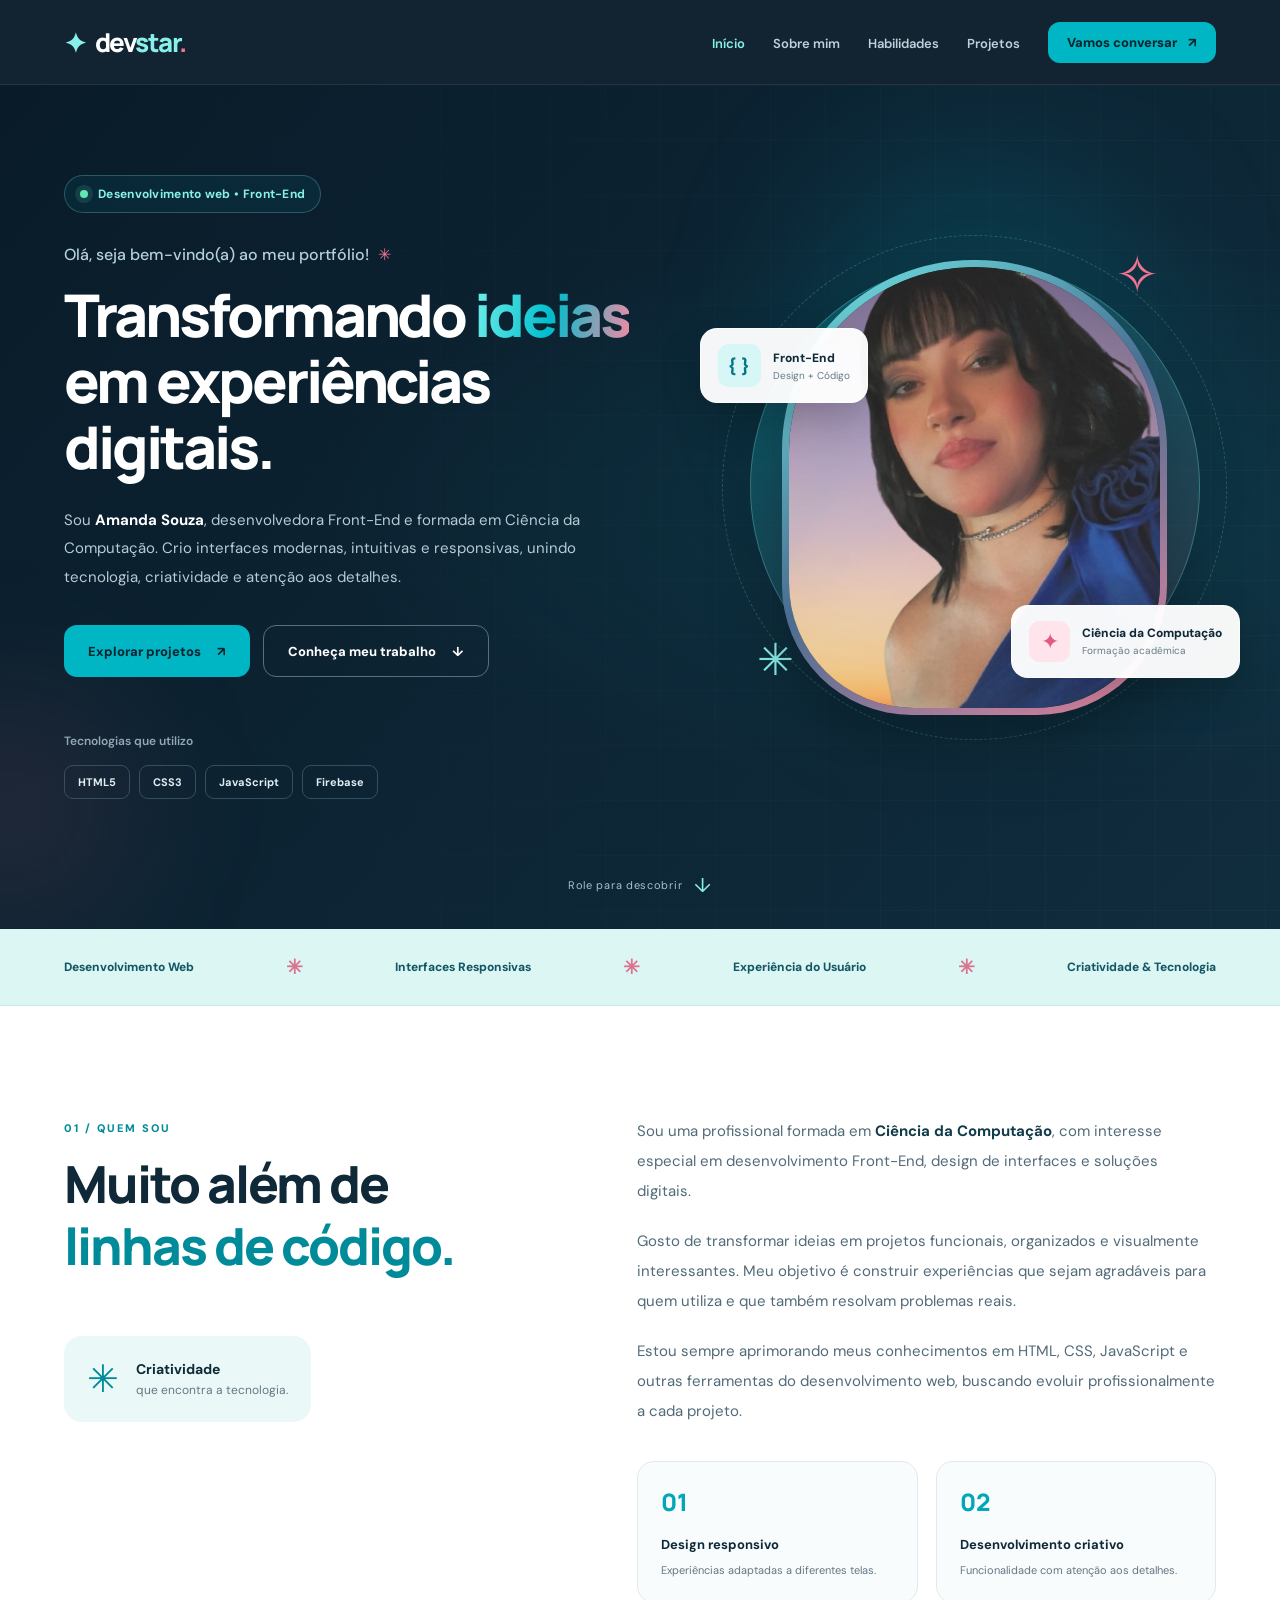
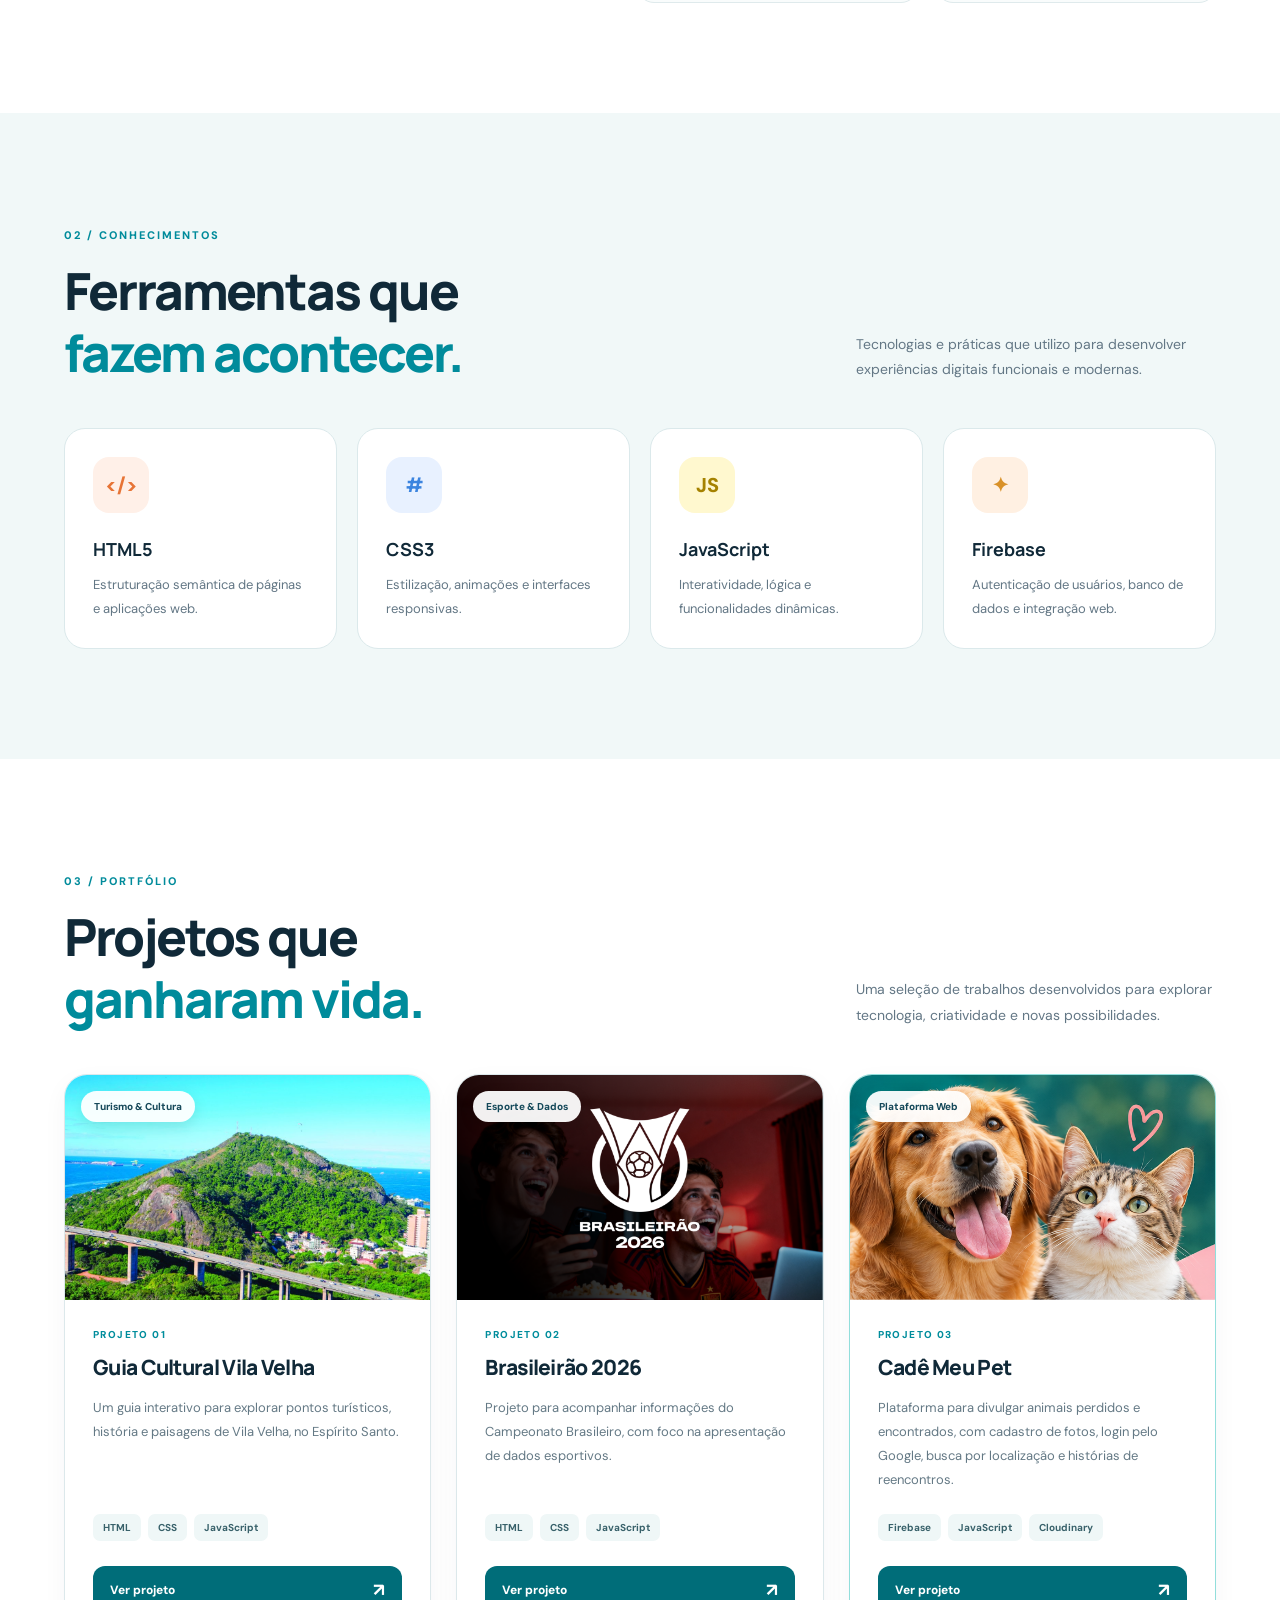
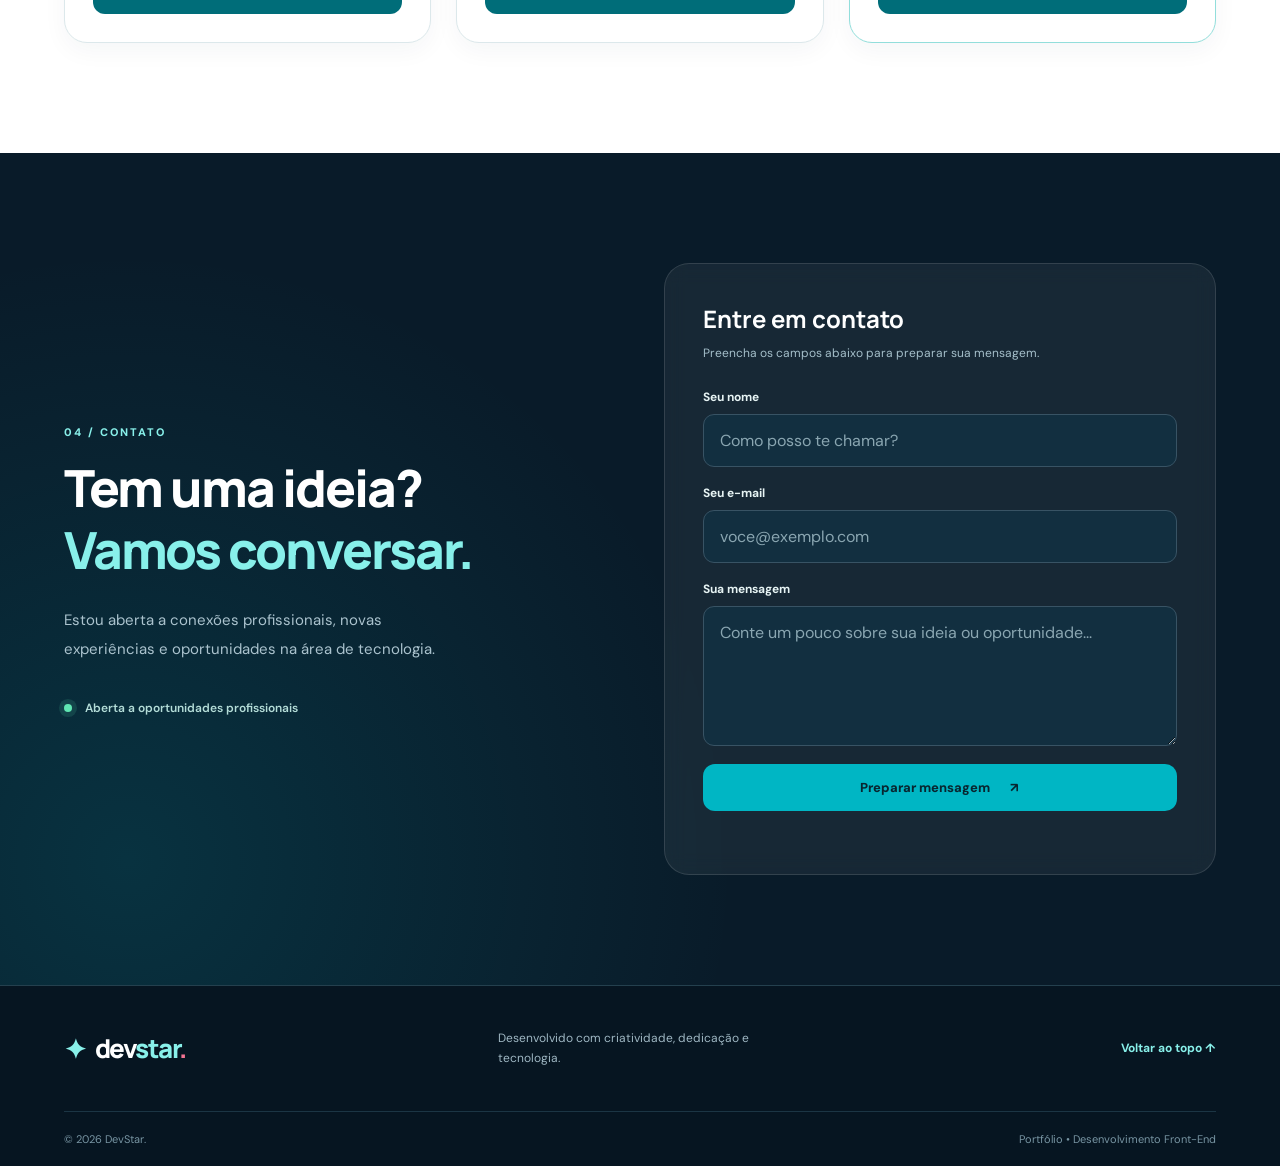
<file: index.html>
<!DOCTYPE html>
<html lang="pt-BR">

<head>
  <meta charset="UTF-8">
  <meta name="viewport" content="width=device-width, initial-scale=1.0">
  <meta name="theme-color" content="#091b29">

  <meta
    name="description"
    content="Portfólio de Amanda Souza, desenvolvedora Front-End formada em Ciência da Computação. Projetos web, interfaces responsivas e tecnologia."
  >

  <title>DevStar | Portfólio de Amanda Souza</title>

  <link rel="stylesheet" href="styles.css?v=2">

  <link rel="preconnect" href="https://fonts.googleapis.com">
  <link rel="preconnect" href="https://fonts.gstatic.com" crossorigin>

  <link
    href="https://fonts.googleapis.com/css2?family=DM+Sans:wght@400;500;600;700;800&family=Manrope:wght@400;500;600;700;800&display=swap"
    rel="stylesheet"
  >

  <style>
    html {
      max-width: 100%;
      scroll-behavior: smooth;
    }

    body {
      max-width: 100%;
      margin: 0;
      overflow-x: clip;
    }

    img {
      max-width: 100%;
    }

    @media (max-width: 768px) {
      .hero,
      .secao,
      .faixa-competencias,
      .rodape {
        max-width: 100%;
      }

      .hero-grid,
      .sobre-grid,
      .contato-grid {
        min-width: 0;
      }

      .hero-conteudo,
      .hero-visual,
      .sobre-intro,
      .sobre-texto,
      .contato-conteudo,
      .contato-formulario-caixa {
        min-width: 0;
      }
    }
  </style>
</head>

<body>

  <!-- NAVEGAÇÃO -->
  <header class="cabecalho-site">

    <nav class="navegacao container" aria-label="Menu principal">

      <a class="logo" href="#inicio" aria-label="DevStar - Início">
        <span class="logo-icone">✦</span>
        <span>
          dev<span class="logo-destaque">star</span><span class="logo-ponto">.</span>
        </span>
      </a>

      <button
        class="menu-toggle"
        id="menu-toggle"
        type="button"
        aria-label="Abrir menu"
        aria-expanded="false"
        aria-controls="menu"
      >
        <span></span>
        <span></span>
        <span></span>
      </button>

      <ul class="menu" id="menu">

        <li>
          <a href="#inicio" class="menu-link ativo">
            Início
          </a>
        </li>

        <li>
          <a href="#sobre" class="menu-link">
            Sobre mim
          </a>
        </li>

        <li>
          <a href="#habilidades" class="menu-link">
            Habilidades
          </a>
        </li>

        <li>
          <a href="#projetos" class="menu-link">
            Projetos
          </a>
        </li>

        <li>
          <a href="#contatos" class="menu-contato">
            Vamos conversar
            <span aria-hidden="true">↗</span>
          </a>
        </li>

      </ul>

    </nav>

  </header>

  <main>

    <!-- ENTRADA PRINCIPAL -->
    <section id="inicio" class="hero">

      <div class="hero-glow hero-glow-um"></div>
      <div class="hero-glow hero-glow-dois"></div>

      <div class="container hero-grid">

        <!-- TEXTO À ESQUERDA -->
        <div class="hero-conteudo">

          <div class="disponibilidade">
            <span class="disponibilidade-ponto"></span>
            Desenvolvimento web • Front-End
          </div>

          <p class="hero-apresentacao">
            Olá, seja bem-vindo(a) ao meu portfólio!
            <span aria-hidden="true">✳</span>
          </p>

          <h1>
            Transformando
            <span class="texto-gradiente">ideias</span>
            em experiências digitais.
          </h1>

          <p class="hero-descricao">
            Sou <strong>Amanda Souza</strong>, desenvolvedora
            Front-End e formada em Ciência da Computação.
            Crio interfaces modernas, intuitivas e responsivas,
            unindo tecnologia, criatividade e atenção aos detalhes.
          </p>

          <div class="hero-botoes">

            <a href="#projetos" class="botao botao-principal">
              Explorar projetos
              <span aria-hidden="true">↗</span>
            </a>

            <a href="#sobre" class="botao botao-secundario">
              Conheça meu trabalho
              <span aria-hidden="true">↓</span>
            </a>

          </div>

          <div class="hero-tecnologias">

            <span class="tecnologias-legenda">
              Tecnologias que utilizo
            </span>

            <div class="tecnologias-lista">
              <span>HTML5</span>
              <span>CSS3</span>
              <span>JavaScript</span>
              <span>Firebase</span>
            </div>

          </div>

        </div>

        <!-- FOTOGRAFIA À DIREITA -->
        <div class="hero-visual">

          <div class="visual-circulo visual-circulo-um"></div>
          <div class="visual-circulo visual-circulo-dois"></div>

          <div class="foto-composicao">

            <div class="foto-contorno">

              <img
                src="img/euu.jpg"
                alt="Fotografia de Amanda Souza"
                class="foto-perfil"
                fetchpriority="high"
              >

            </div>

            <div class="foto-decoracao">
              <span>✧</span>
            </div>

          </div>

          <div class="cartao-flutuante cartao-codigo">

            <span class="cartao-simbolo">{ }</span>

            <div>
              <strong>Front-End</strong>
              <small>Design + Código</small>
            </div>

          </div>

          <div class="cartao-flutuante cartao-formacao">

            <span class="cartao-formacao-icone">✦</span>

            <div>
              <strong>Ciência da Computação</strong>
              <small>Formação acadêmica</small>
            </div>

          </div>

          <div class="visual-brilho">✳</div>

        </div>

      </div>

      <a href="#sobre" class="indicador-rolagem">
        Role para descobrir
        <span aria-hidden="true">↓</span>
      </a>

    </section>

    <!-- FAIXA DE COMPETÊNCIAS -->
    <div class="faixa-competencias" aria-label="Áreas de atuação">

      <div class="faixa-conteudo container">

        <span>Desenvolvimento Web</span>
        <b>✳</b>

        <span>Interfaces Responsivas</span>
        <b>✳</b>

        <span>Experiência do Usuário</span>
        <b>✳</b>

        <span>Criatividade & Tecnologia</span>

      </div>

    </div>

    <!-- SOBRE MIM -->
    <section id="sobre" class="secao secao-sobre">

      <div class="container sobre-grid">

        <div class="sobre-intro">

          <span class="etiqueta-secao">
            01 / QUEM SOU
          </span>

          <h2 class="titulo-secao">
            Muito além de
            <span>linhas de código.</span>
          </h2>

          <div class="sobre-decoracao">

            <span class="decoracao-asterisco">✳</span>

            <div>
              <strong>Criatividade</strong>
              <small>que encontra a tecnologia.</small>
            </div>

          </div>

        </div>

        <div class="sobre-texto">

          <p>
            Sou uma profissional formada em
            <strong>Ciência da Computação</strong>, com
            interesse especial em desenvolvimento Front-End,
            design de interfaces e soluções digitais.
          </p>

          <p>
            Gosto de transformar ideias em projetos
            funcionais, organizados e visualmente
            interessantes. Meu objetivo é construir
            experiências que sejam agradáveis para quem
            utiliza e que também resolvam problemas reais.
          </p>

          <p>
            Estou sempre aprimorando meus conhecimentos
            em HTML, CSS, JavaScript e outras ferramentas
            do desenvolvimento web, buscando evoluir
            profissionalmente a cada projeto.
          </p>

          <div class="sobre-destaques">

            <div>
              <span class="sobre-destaque-numero">01</span>
              <strong>Design responsivo</strong>
              <small>Experiências adaptadas a diferentes telas.</small>
            </div>

            <div>
              <span class="sobre-destaque-numero">02</span>
              <strong>Desenvolvimento criativo</strong>
              <small>Funcionalidade com atenção aos detalhes.</small>
            </div>

          </div>

        </div>

      </div>

    </section>

    <!-- HABILIDADES -->
    <section id="habilidades" class="secao secao-habilidades">

      <div class="container">

        <div class="secao-cabecalho">

          <div>

            <span class="etiqueta-secao">
              02 / CONHECIMENTOS
            </span>

            <h2 class="titulo-secao">
              Ferramentas que
              <span>fazem acontecer.</span>
            </h2>

          </div>

          <p class="secao-apresentacao">
            Tecnologias e práticas que utilizo
            para desenvolver experiências
            digitais funcionais e modernas.
          </p>

        </div>

        <div class="habilidades-grid">

          <!-- HTML -->
          <article class="habilidade-card">

            <div class="habilidade-icone html-icone">
              &lt;/&gt;
            </div>

            <h3>HTML5</h3>

            <p>
              Estruturação semântica de páginas
              e aplicações web.
            </p>

          </article>

          <!-- CSS -->
          <article class="habilidade-card">

            <div class="habilidade-icone css-icone">
              #
            </div>

            <h3>CSS3</h3>

            <p>
              Estilização, animações e
              interfaces responsivas.
            </p>

          </article>

          <!-- JAVASCRIPT -->
          <article class="habilidade-card">

            <div class="habilidade-icone js-icone">
              JS
            </div>

            <h3>JavaScript</h3>

            <p>
              Interatividade, lógica e
              funcionalidades dinâmicas.
            </p>

          </article>

          <!-- FIREBASE -->
          <article class="habilidade-card">

            <div class="habilidade-icone firebase-icone">
              ✦
            </div>

            <h3>Firebase</h3>

            <p>
              Autenticação de usuários,
              banco de dados e integração web.
            </p>

          </article>

        </div>

      </div>

    </section>

    <!-- PROJETOS -->
    <section id="projetos" class="secao secao-projetos">

      <div class="container">

        <div class="secao-cabecalho">

          <div>

            <span class="etiqueta-secao">
              03 / PORTFÓLIO
            </span>

            <h2 class="titulo-secao">
              Projetos que
              <span>ganharam vida.</span>
            </h2>

          </div>

          <p class="secao-apresentacao">
            Uma seleção de trabalhos desenvolvidos
            para explorar tecnologia, criatividade
            e novas possibilidades.
          </p>

        </div>

        <div class="projetos-caixa">

          <!-- PROJETO 01 -->
          <article class="projetos-card">

            <div class="projeto-imagem-wrapper">

              <img
                src="img/morro-do-moreno.jpg"
                alt="Guia Cultural Vila Velha"
                class="projetos-imagem"
                loading="lazy"
              >

              <span class="projeto-categoria">
                Turismo & Cultura
              </span>

            </div>

            <div class="projeto-conteudo">

              <span class="projeto-numero">
                PROJETO 01
              </span>

              <h3 class="info-projetos">
                Guia Cultural Vila Velha
              </h3>

              <p class="paragrafo-projetos">
                Um guia interativo para explorar
                pontos turísticos, história e
                paisagens de Vila Velha, no
                Espírito Santo.
              </p>

              <div class="projeto-tags">
                <span>HTML</span>
                <span>CSS</span>
                <span>JavaScript</span>
              </div>

              <a
                href="guia.html"
                class="btn-projeto"
              >
                Ver projeto
                <span aria-hidden="true">↗</span>
              </a>

            </div>

          </article>

          <!-- PROJETO 02 -->
          <article class="projetos-card">

            <div class="projeto-imagem-wrapper">

              <img
                src="img/banner-brasileirao.jpg"
                alt="Brasileirão 2026"
                class="projetos-imagem"
                loading="lazy"
              >

              <span class="projeto-categoria">
                Esporte & Dados
              </span>

            </div>

            <div class="projeto-conteudo">

              <span class="projeto-numero">
                PROJETO 02
              </span>

              <h3 class="info-projetos">
                Brasileirão 2026
              </h3>

              <p class="paragrafo-projetos">
                Projeto para acompanhar
                informações do Campeonato Brasileiro,
                com foco na apresentação
                de dados esportivos.
              </p>

              <div class="projeto-tags">
                <span>HTML</span>
                <span>CSS</span>
                <span>JavaScript</span>
              </div>

              <a
                href="brasileirao.html"
                class="btn-projeto"
              >
                Ver projeto
                <span aria-hidden="true">↗</span>
              </a>

            </div>

          </article>

          <!-- PROJETO 03 -->
          <article class="projetos-card projeto-destaque">

            <div class="projeto-imagem-wrapper">

              <img
                src="img/cade-meu-pet-banner-original.png"
                alt="Cachorro e gato do projeto Cadê Meu Pet"
                class="projetos-imagem"
                loading="lazy"
              >

              <span class="projeto-categoria">
                Plataforma Web
              </span>

            </div>

            <div class="projeto-conteudo">

              <span class="projeto-numero">
                PROJETO 03
              </span>

              <h3 class="info-projetos">
                Cadê Meu Pet
              </h3>

              <p class="paragrafo-projetos">
                Plataforma para divulgar animais
                perdidos e encontrados, com
                cadastro de fotos, login pelo Google,
                busca por localização e histórias
                de reencontros.
              </p>

              <div class="projeto-tags">
                <span>Firebase</span>
                <span>JavaScript</span>
                <span>Cloudinary</span>
              </div>

              <a
                href="cade-meu-pet/index.html"
                class="btn-projeto"
              >
                Ver projeto
                <span aria-hidden="true">↗</span>
              </a>

            </div>

          </article>

        </div>

      </div>

    </section>

    <!-- CONTATO -->
    <section id="contatos" class="secao secao-contato">

      <div class="container contato-grid">

        <div class="contato-conteudo">

          <span class="etiqueta-secao">
            04 / CONTATO
          </span>

          <h2 class="titulo-secao">
            Tem uma ideia?
            <span>Vamos conversar.</span>
          </h2>

          <p>
            Estou aberta a conexões profissionais,
            novas experiências e oportunidades
            na área de tecnologia.
          </p>

          <div class="contato-disponibilidade">
            <span class="disponibilidade-ponto"></span>
            Aberta a oportunidades profissionais
          </div>

        </div>

        <div class="contato-formulario-caixa">

          <form id="formulario" class="formulario-contato">

            <h3>Entre em contato</h3>

            <p>
              Preencha os campos abaixo para preparar
              sua mensagem.
            </p>

            <div class="grupo-form">

              <label for="nome-contato">
                Seu nome
              </label>

              <input
                id="nome-contato"
                type="text"
                name="nome"
                class="campo-form"
                placeholder="Como posso te chamar?"
                required
              >

            </div>

            <div class="grupo-form">

              <label for="email-contato">
                Seu e-mail
              </label>

              <input
                id="email-contato"
                type="email"
                name="email"
                class="campo-form"
                placeholder="voce@exemplo.com"
                required
              >

            </div>

            <div class="grupo-form">

              <label for="mensagem-contato-campo">
                Sua mensagem
              </label>

              <textarea
                id="mensagem-contato-campo"
                name="mensagem"
                class="text-form"
                placeholder="Conte um pouco sobre sua ideia ou oportunidade..."
                required
              ></textarea>

            </div>

            <button type="submit" class="btn-enviar">
              Preparar mensagem
              <span aria-hidden="true">↗</span>
            </button>

            <p
              id="mensagem-contato"
              class="aviso-formulario"
              role="status"
            ></p>

          </form>

        </div>

      </div>

    </section>

  </main>

  <!-- RODAPÉ -->
  <footer class="rodape">

    <div class="container rodape-conteudo">

      <a href="#inicio" class="logo">

        <span class="logo-icone">✦</span>

        <span>
          dev<span class="logo-destaque">star</span><span class="logo-ponto">.</span>
        </span>

      </a>

      <p>
        Desenvolvido com criatividade, dedicação e tecnologia.
      </p>

      <a href="#inicio" class="voltar-topo">
        Voltar ao topo ↑
      </a>

    </div>

    <div class="container rodape-direitos">
      <span id="ano-atual"></span>
      <span>Portfólio • Desenvolvimento Front-End</span>
    </div>

  </footer>

  <!-- JAVASCRIPT -->
  <script>
    "use strict";

    // ANO AUTOMÁTICO NO RODAPÉ
    document.getElementById("ano-atual").textContent =
      "© " + new Date().getFullYear() + " DevStar.";

    // MENU RESPONSIVO
    const botaoMenu = document.getElementById("menu-toggle");
    const menu = document.getElementById("menu");

    if (botaoMenu && menu) {

      botaoMenu.addEventListener("click", () => {
        const aberto = menu.classList.toggle("menu-aberto");

        botaoMenu.setAttribute(
          "aria-expanded",
          String(aberto)
        );

        botaoMenu.setAttribute(
          "aria-label",
          aberto ? "Fechar menu" : "Abrir menu"
        );
      });

      document
        .querySelectorAll(".menu-link, .menu-contato")
        .forEach(link => {

          link.addEventListener("click", () => {
            menu.classList.remove("menu-aberto");

            botaoMenu.setAttribute(
              "aria-expanded",
              "false"
            );

            botaoMenu.setAttribute(
              "aria-label",
              "Abrir menu"
            );
          });

        });
    }

    // DESTACAR A SEÇÃO ATUAL NO MENU
    const linksMenu = [
      ...document.querySelectorAll(".menu-link")
    ];

    if ("IntersectionObserver" in window) {

      const observador = new IntersectionObserver(
        entradas => {

          entradas.forEach(entrada => {

            if (!entrada.isIntersecting) {
              return;
            }

            linksMenu.forEach(link => {

              link.classList.toggle(
                "ativo",
                link.getAttribute("href") ===
                  "#" + entrada.target.id
              );

            });

          });

        },
        {
          rootMargin: "-20% 0px -65% 0px",
          threshold: 0
        }
      );

      document
        .querySelectorAll("main section[id]")
        .forEach(secao => observador.observe(secao));

    }

    // FORMULÁRIO DE CONTATO
    const formulario = document.getElementById("formulario");
    const aviso = document.getElementById("mensagem-contato");

    if (formulario && aviso) {

      formulario.addEventListener("submit", evento => {
        evento.preventDefault();

        const nome = document
          .getElementById("nome-contato")
          .value.trim();

        const email = document
          .getElementById("email-contato")
          .value.trim();

        const mensagem = document
          .getElementById("mensagem-contato-campo")
          .value.trim();

        if (!nome || !email || !mensagem) {
          aviso.textContent = "Preencha todos os campos.";
          return;
        }

        const conteudo =
          `Nome: ${nome}\n` +
          `E-mail: ${email}\n\n` +
          `Mensagem:\n${mensagem}`;

        if (
          navigator.clipboard &&
          window.isSecureContext
        ) {
          navigator.clipboard
            .writeText(conteudo)
            .then(() => {

              aviso.textContent =
                "Mensagem copiada! Você pode colá-la no seu aplicativo de e-mail ou WhatsApp.";

            })
            .catch(() => {

              aviso.textContent =
                "Não foi possível copiar. Selecione o texto da mensagem para enviar manualmente.";

            });

        } else {

          aviso.textContent =
            "O envio automático ainda não está configurado. Copie sua mensagem e envie pelo canal de contato disponível.";

        }

      });

    }
  </script>

</body>
</html>
</file>
<file: styles.css>
/* =========================================
   DEVSTAR - IDENTIDADE VISUAL
========================================= */

:root {
  --fundo: #091b29;
  --fundo-secundario: #0c2433;
  --fundo-claro: #f6f9fa;

  --azul: #00b6c4;
  --azul-claro: #88f0ea;
  --rosa: #f27493;

  --texto: #102938;
  --texto-claro: #ffffff;
  --cinza: #637785;

  --borda: #dce7eb;
  --sombra: 0 18px 45px rgba(9, 27, 41, .09);

  --fonte-titulo: "Manrope", sans-serif;
  --fonte-corpo: "DM Sans", sans-serif;
}

* {
  margin: 0;
  padding: 0;
  box-sizing: border-box;
}

html {
  scroll-behavior: smooth;
  scroll-padding-top: 85px;
}

body {
  font-family: var(--fonte-corpo);
  background: var(--fundo-claro);
  color: var(--texto);
  overflow-x: hidden;
}

a {
  color: inherit;
  text-decoration: none;
}

button,
input,
textarea {
  font: inherit;
}

button {
  cursor: pointer;
}

img {
  max-width: 100%;
}

.container {
  width: min(1220px, 90%);
  margin: 0 auto;
}

h1,
h2,
h3 {
  font-family: var(--fonte-titulo);
}

a:focus-visible,
button:focus-visible,
input:focus-visible,
textarea:focus-visible {
  outline: 3px solid var(--azul);
  outline-offset: 4px;
}

/* =========================================
   NAVEGAÇÃO
========================================= */

.cabecalho-site {
  position: sticky;
  top: 0;
  z-index: 100;
  background: rgba(9, 27, 41, .96);
  border-bottom: 1px solid rgba(255,255,255,.08);
  backdrop-filter: blur(18px);
}

.navegacao {
  min-height: 84px;
  display: flex;
  align-items: center;
  justify-content: space-between;
  gap: 30px;
}

.logo {
  display: inline-flex;
  align-items: center;
  gap: 9px;
  color: white;
  font-family: var(--fonte-titulo);
  font-size: 26px;
  font-weight: 800;
  letter-spacing: -1.5px;
  white-space: nowrap;
}

.logo-icone {
  color: var(--azul-claro);
  font-size: 27px;
}

.logo-destaque {
  color: var(--azul-claro);
}

.logo-ponto {
  color: var(--rosa);
}

.menu {
  display: flex;
  align-items: center;
  list-style: none;
  gap: 28px;
}

.menu-link {
  color: #bfd1db;
  font-size: 13px;
  font-weight: 600;
  transition: color .2s;
}

.menu-link:hover,
.menu-link.ativo {
  color: var(--azul-claro);
}

.menu-contato {
  display: inline-flex;
  align-items: center;
  gap: 11px;
  background: var(--azul);
  color: #09252c;
  padding: 12px 19px;
  border-radius: 12px;
  font-size: 13px;
  font-weight: 800;
  transition: .2s;
}

.menu-contato:hover {
  background: var(--azul-claro);
  transform: translateY(-2px);
}

.menu-toggle {
  display: none;
  border: 0;
  background: transparent;
  padding: 8px;
}

.menu-toggle span {
  display: block;
  width: 25px;
  height: 2px;
  background: white;
  margin: 5px 0;
  border-radius: 2px;
}

/* =========================================
   ENTRADA PRINCIPAL
========================================= */

.hero {
  position: relative;
  min-height: 700px;
  display: flex;
  align-items: center;
  overflow: hidden;
  background:
    radial-gradient(
      ellipse at 80% 50%,
      rgba(10, 111, 119, .2),
      transparent 48%
    ),
    linear-gradient(
      130deg,
      #091b29 0%,
      #102d3e 100%
    );
  color: white;
}

.hero::before {
  content: "";
  position: absolute;
  inset: 0;
  opacity: .14;
  background-image:
    linear-gradient(
      rgba(255,255,255,.15) 1px,
      transparent 1px
    ),
    linear-gradient(
      90deg,
      rgba(255,255,255,.15) 1px,
      transparent 1px
    );
  background-size: 55px 55px;
  mask-image:
    linear-gradient(
      90deg,
      transparent,
      black 80%
    );
  pointer-events: none;
}

.hero-glow {
  position: absolute;
  border-radius: 50%;
  filter: blur(75px);
  pointer-events: none;
}

.hero-glow-um {
  width: 350px;
  height: 350px;
  top: 8%;
  right: 10%;
  background: rgba(0, 182, 196, .16);
}

.hero-glow-dois {
  width: 240px;
  height: 240px;
  bottom: 0;
  left: -110px;
  background: rgba(242, 116, 147, .1);
}

.hero-grid {
  position: relative;
  z-index: 2;
  display: grid;
  grid-template-columns: 1.12fr .88fr;
  align-items: center;
  gap: 55px;
  padding: 90px 0 130px;
}

.hero-conteudo {
  position: relative;
  z-index: 3;
}

.disponibilidade {
  display: inline-flex;
  align-items: center;
  gap: 10px;
  padding: 10px 15px;
  border: 1px solid rgba(136, 240, 234, .25);
  border-radius: 50px;
  background: rgba(0, 182, 196, .08);
  color: var(--azul-claro);
  font-size: 12px;
  font-weight: 700;
  letter-spacing: .3px;
}

.disponibilidade-ponto {
  width: 8px;
  height: 8px;
  display: inline-block;
  border-radius: 50%;
  background: #5fe6b2;
  box-shadow: 0 0 0 5px rgba(95,230,178,.13);
}

.hero-apresentacao {
  margin-top: 31px;
  color: #b5d1d8;
  font-size: 16px;
  font-weight: 500;
}

.hero-apresentacao span {
  color: var(--rosa);
  margin-left: 5px;
}

.hero h1 {
  max-width: 740px;
  margin-top: 17px;
  font-size: clamp(39px, 4.6vw, 66px);
  font-weight: 800;
  letter-spacing: -3px;
  line-height: 1.12;
}

.texto-gradiente {
  background: linear-gradient(
    100deg,
    #72f1eb,
    #00bdcc,
    #f58aa4
  );
  background-clip: text;
  -webkit-background-clip: text;
  color: transparent;
}

.hero-descricao {
  max-width: 570px;
  margin-top: 26px;
  color: #b7cbd5;
  font-size: 15px;
  line-height: 1.9;
}

.hero-descricao strong {
  color: white;
  font-weight: 700;
}

.hero-botoes {
  display: flex;
  align-items: center;
  flex-wrap: wrap;
  gap: 13px;
  margin-top: 34px;
}

.botao {
  min-height: 52px;
  display: inline-flex;
  align-items: center;
  justify-content: center;
  gap: 16px;
  padding: 15px 24px;
  border-radius: 13px;
  font-size: 13px;
  font-weight: 800;
  transition: .25s;
}

.botao-principal {
  background: var(--azul);
  color: #082630;
}

.botao-principal:hover {
  background: var(--azul-claro);
  transform: translateY(-3px);
}

.botao-secundario {
  border: 1px solid #55717f;
  color: white;
}

.botao-secundario:hover {
  border-color: var(--azul-claro);
  background: rgba(255,255,255,.06);
}

.hero-tecnologias {
  margin-top: 56px;
}

.tecnologias-legenda {
  display: block;
  margin-bottom: 16px;
  color: #92a9b5;
  font-size: 12px;
  font-weight: 600;
}

.tecnologias-lista {
  display: flex;
  flex-wrap: wrap;
  gap: 9px;
}

.tecnologias-lista span {
  padding: 9px 13px;
  border: 1px solid #34505e;
  border-radius: 9px;
  color: #e0edf1;
  font-size: 11px;
  font-weight: 700;
}

/* =========================================
   FOTOGRAFIA DO HERO
========================================= */

.hero-visual {
  position: relative;
  min-height: 530px;
  display: flex;
  justify-content: center;
  align-items: center;
}

.visual-circulo {
  position: absolute;
  border-radius: 50%;
}

.visual-circulo-um {
  width: 450px;
  height: 450px;
  background: linear-gradient(
    145deg,
    rgba(0,182,196,.32),
    rgba(242,116,147,.14)
  );
  border: 1px solid rgba(136,240,234,.3);
}

.visual-circulo-dois {
  width: 505px;
  height: 505px;
  border: 1px dashed rgba(136,240,234,.22);
}

.foto-composicao {
  width: 385px;
  height: 455px;
  position: relative;
  z-index: 2;
}

.foto-contorno {
  width: 100%;
  height: 100%;
  padding: 7px;
  overflow: hidden;
  border-radius: 190px 190px 130px 130px;
  background: linear-gradient(
    145deg,
    #70e9e6,
    #496d91,
    #f087a2
  );
  box-shadow: 0 25px 75px rgba(0,0,0,.28);
}

.foto-perfil {
  display: block;
  width: 100%;
  height: 100%;
  border-radius: 185px 185px 125px 125px;
  object-fit: cover;
  object-position: center 28%;
  background: #153b4a;
}

.foto-decoracao {
  position: absolute;
  top: -20px;
  right: 8px;
  color: var(--rosa);
  font-size: 53px;
}

.cartao-flutuante {
  position: absolute;
  z-index: 4;
  display: flex;
  align-items: center;
  gap: 12px;
  padding: 15px 17px;
  background: rgba(255,255,255,.96);
  color: var(--texto);
  border: 1px solid rgba(255,255,255,.6);
  border-radius: 17px;
  box-shadow: 0 15px 42px rgba(0,0,0,.2);
}

.cartao-flutuante strong,
.cartao-flutuante small {
  display: block;
}

.cartao-flutuante strong {
  font-size: 12px;
  font-weight: 800;
}

.cartao-flutuante small {
  margin-top: 3px;
  font-size: 10px;
  color: #667d87;
}

.cartao-codigo {
  top: 20%;
  left: -7%;
}

.cartao-simbolo {
  width: 43px;
  height: 43px;
  display: grid;
  place-items: center;
  border-radius: 11px;
  background: #d6f7f5;
  color: #007886;
  font-size: 18px;
  font-weight: 800;
}

.cartao-formacao {
  bottom: 14%;
  right: -5%;
}

.cartao-formacao-icone {
  width: 41px;
  height: 41px;
  display: grid;
  place-items: center;
  border-radius: 11px;
  background: #ffe4eb;
  color: #e05d81;
  font-size: 22px;
}

.visual-brilho {
  position: absolute;
  bottom: 12%;
  left: 5%;
  color: var(--azul-claro);
  font-size: 44px;
}

.indicador-rolagem {
  position: absolute;
  left: 50%;
  bottom: 31px;
  transform: translateX(-50%);
  display: flex;
  align-items: center;
  gap: 12px;
  color: #a6c1cd;
  font-size: 11px;
  letter-spacing: .7px;
}

.indicador-rolagem span {
  font-size: 20px;
  color: var(--azul-claro);
}

/* =========================================
   FAIXA DE COMPETÊNCIAS
========================================= */

.faixa-competencias {
  background: #dcf6f4;
  border-bottom: 1px solid #c7e9e6;
}

.faixa-conteudo {
  min-height: 76px;
  display: flex;
  align-items: center;
  justify-content: space-between;
  gap: 15px;
}

.faixa-conteudo span {
  color: #135765;
  font-size: 12px;
  font-weight: 800;
}

.faixa-conteudo b {
  color: #dc7491;
  font-size: 20px;
}

/* =========================================
   SEÇÕES
========================================= */

.secao {
  padding: 110px 0;
}

.etiqueta-secao {
  display: inline-block;
  margin-bottom: 18px;
  color: #008b9b;
  font-size: 11px;
  font-weight: 800;
  letter-spacing: 2px;
}

.titulo-secao {
  font-size: clamp(34px, 4vw, 53px);
  font-weight: 800;
  line-height: 1.2;
  letter-spacing: -2px;
}

.titulo-secao span {
  display: block;
  color: #008b9b;
}

.secao-cabecalho {
  display: flex;
  align-items: end;
  justify-content: space-between;
  gap: 35px;
  margin-bottom: 45px;
}

.secao-apresentacao {
  max-width: 360px;
  color: var(--cinza);
  font-size: 14px;
  line-height: 1.85;
}

/* =========================================
   SOBRE MIM
========================================= */

.secao-sobre {
  background: white;
}

.sobre-grid {
  display: grid;
  grid-template-columns: .9fr 1.1fr;
  gap: 100px;
}

.sobre-intro {
  position: relative;
}

.sobre-decoracao {
  display: flex;
  align-items: center;
  gap: 17px;
  width: fit-content;
  margin-top: 60px;
  padding: 18px 23px;
  background: #eaf9f7;
  border-radius: 18px;
}

.decoracao-asterisco {
  font-size: 38px;
  color: #008b9b;
}

.sobre-decoracao strong,
.sobre-decoracao small {
  display: block;
}

.sobre-decoracao strong {
  font-size: 14px;
}

.sobre-decoracao small {
  margin-top: 4px;
  font-size: 12px;
  color: var(--cinza);
}

.sobre-texto > p {
  margin-bottom: 20px;
  color: #526b78;
  font-size: 15px;
  line-height: 2;
}

.sobre-texto > p strong {
  color: #123b49;
}

.sobre-destaques {
  display: grid;
  grid-template-columns: 1fr 1fr;
  gap: 18px;
  margin-top: 35px;
}

.sobre-destaques > div {
  padding: 23px;
  border: 1px solid #dfeaec;
  border-radius: 17px;
  background: #f9fcfc;
}

.sobre-destaque-numero {
  display: block;
  margin-bottom: 18px;
  color: #00a8b7;
  font-family: var(--fonte-titulo);
  font-size: 24px;
  font-weight: 800;
}

.sobre-destaques strong,
.sobre-destaques small {
  display: block;
}

.sobre-destaques strong {
  font-size: 13px;
}

.sobre-destaques small {
  margin-top: 8px;
  color: var(--cinza);
  font-size: 11px;
  line-height: 1.65;
}

/* =========================================
   HABILIDADES
========================================= */

.secao-habilidades {
  background: #f1f8f8;
}

.habilidades-grid {
  display: grid;
  grid-template-columns: repeat(4, 1fr);
  gap: 20px;
}

.habilidade-card {
  padding: 28px;
  border: 1px solid #dbe9eb;
  border-radius: 21px;
  background: white;
  transition: .25s;
}

.habilidade-card:hover {
  transform: translateY(-6px);
  box-shadow: var(--sombra);
}

.habilidade-icone {
  width: 56px;
  height: 56px;
  display: grid;
  place-items: center;
  margin-bottom: 24px;
  border-radius: 16px;
  font-weight: 800;
  font-size: 20px;
}

.html-icone {
  background: #fff0e8;
  color: #e77436;
}

.css-icone {
  background: #e8f1ff;
  color: #3b84df;
}

.js-icone {
  background: #fff8cf;
  color: #a58200;
}

.firebase-icone {
  background: #fff0e2;
  color: #d99128;
}

.habilidade-card h3 {
  font-size: 18px;
  margin-bottom: 12px;
}

.habilidade-card p {
  color: var(--cinza);
  font-size: 13px;
  line-height: 1.8;
}

/* =========================================
   PROJETOS
========================================= */

.secao-projetos {
  background: white;
}

.projetos-caixa {
  display: grid;
  grid-template-columns: repeat(3, minmax(0, 1fr));
  align-items: stretch;
  gap: 25px;
}

.projetos-card {
  display: flex;
  flex-direction: column;
  min-width: 0;
  overflow: hidden;
  background: white;
  border: 1px solid #dce8eb;
  border-radius: 23px;
  box-shadow: 0 8px 25px rgba(13,51,65,.045);
  transition: transform .25s,box-shadow .25s;
}

.projetos-card:hover {
  transform: translateY(-6px);
  box-shadow: 0 22px 50px rgba(13,51,65,.12);
}

.projeto-destaque {
  border-color: #92dedb;
}

.projeto-imagem-wrapper {
  position: relative;
  height: 225px;
  overflow: hidden;
  background: #d9edf0;
}

.projetos-imagem {
  display: block;
  width: 100%;
  height: 100%;
  object-fit: cover;
  object-position: center;
  transition: transform .4s;
}

.projetos-card:hover .projetos-imagem {
  transform: scale(1.055);
}

.projeto-categoria {
  position: absolute;
  top: 16px;
  left: 16px;
  padding: 9px 13px;
  border-radius: 30px;
  background: rgba(255,255,255,.94);
  color: #16495a;
  font-size: 10px;
  font-weight: 800;
  box-shadow: 0 5px 15px rgba(0,0,0,.1);
}

.projeto-conteudo {
  display: flex;
  flex-direction: column;
  flex: 1;
  padding: 28px;
}

.projeto-numero {
  font-size: 10px;
  color: #008d9c;
  letter-spacing: 1.4px;
  font-weight: 800;
}

.info-projetos {
  margin-top: 12px;
  font-size: 21px;
  font-weight: 800;
  letter-spacing: -.7px;
}

.paragrafo-projetos {
  flex: 1;
  margin-top: 15px;
  color: #647985;
  font-size: 13px;
  line-height: 1.85;
}

.projeto-tags {
  display: flex;
  flex-wrap: wrap;
  gap: 7px;
  margin-top: 22px;
  margin-bottom: 25px;
}

.projeto-tags span {
  padding: 7px 10px;
  border-radius: 7px;
  background: #eff7f7;
  color: #38616a;
  font-size: 10px;
  font-weight: 700;
}

.btn-projeto {
  min-height: 47px;
  display: flex;
  justify-content: space-between;
  align-items: center;
  gap: 12px;
  padding: 12px 17px;
  border-radius: 12px;
  background: #006d79;
  color: white;
  font-size: 12px;
  font-weight: 800;
  transition: .2s;
}

.btn-projeto span {
  font-size: 18px;
}

.btn-projeto:hover {
  background: #004d58;
}

/* =========================================
   CONTATO
========================================= */

.secao-contato {
  position: relative;
  background:
    radial-gradient(
      circle at 10% 85%,
      rgba(0,182,196,.15),
      transparent 45%
    ),
    #091b29;
  color: white;
}

.secao-contato .etiqueta-secao {
  color: var(--azul-claro);
}

.secao-contato .titulo-secao span {
  color: var(--azul-claro);
}

.contato-grid {
  display: grid;
  grid-template-columns: .95fr 1.05fr;
  gap: 100px;
  align-items: center;
}

.contato-conteudo > p {
  max-width: 400px;
  margin-top: 26px;
  color: #abc3ce;
  font-size: 15px;
  line-height: 1.9;
}

.contato-disponibilidade {
  display: inline-flex;
  align-items: center;
  gap: 13px;
  margin-top: 37px;
  color: #b4ddd8;
  font-size: 12px;
  font-weight: 600;
}

.contato-formulario-caixa {
  padding: 38px;
  border: 1px solid rgba(255,255,255,.12);
  border-radius: 25px;
  background: rgba(255,255,255,.06);
  backdrop-filter: blur(10px);
}

.formulario-contato h3 {
  font-size: 24px;
  margin-bottom: 8px;
}

.formulario-contato > p {
  margin-bottom: 25px;
  color: #a5bfca;
  font-size: 12px;
  line-height: 1.7;
}

.grupo-form {
  margin-bottom: 18px;
}

.grupo-form label {
  display: block;
  margin-bottom: 9px;
  color: #e7f4f4;
  font-size: 12px;
  font-weight: 700;
}

.campo-form,
.text-form {
  display: block;
  width: 100%;
  padding: 15px 16px;
  border: 1px solid #385364;
  border-radius: 11px;
  background: #122f40;
  color: white;
  outline: none;
  transition: border-color .2s;
}

.campo-form::placeholder,
.text-form::placeholder {
  color: #8aa6b1;
}

.campo-form:focus,
.text-form:focus {
  border-color: var(--azul-claro);
}

.text-form {
  min-height: 140px;
  resize: vertical;
}

.btn-enviar {
  width: 100%;
  display: flex;
  justify-content: center;
  align-items: center;
  gap: 20px;
  padding: 15px 23px;
  border: 0;
  border-radius: 12px;
  background: var(--azul);
  color: #082630;
  font-size: 13px;
  font-weight: 800;
  transition: .2s;
}

.btn-enviar:hover {
  background: var(--azul-claro);
}

.aviso-formulario {
  margin-top: 15px;
  color: #b2efde;
  font-size: 12px;
  line-height: 1.6;
}

/* =========================================
   RODAPÉ
========================================= */

.rodape {
  background: #061521;
  color: white;
  border-top: 1px solid #24404e;
}

.rodape-conteudo {
  min-height: 125px;
  display: flex;
  justify-content: space-between;
  align-items: center;
  gap: 25px;
}

.rodape-conteudo p {
  max-width: 310px;
  color: #9fb7c3;
  font-size: 12px;
  line-height: 1.7;
}

.voltar-topo {
  color: var(--azul-claro);
  font-size: 12px;
  font-weight: 700;
}

.rodape-direitos {
  display: flex;
  justify-content: space-between;
  gap: 15px;
  padding: 20px 0;
  border-top: 1px solid #1b3544;
  color: #7895a3;
  font-size: 11px;
}

/* =========================================
   TABLET
========================================= */

@media (max-width: 1100px) {

  .menu {
    gap: 16px;
  }

  .hero-grid {
    gap: 25px;
  }

  .hero h1 {
    font-size: 49px;
  }

  .visual-circulo-um {
    width: 350px;
    height: 350px;
  }

  .visual-circulo-dois {
    width: 405px;
    height: 405px;
  }

  .foto-composicao {
    width: 310px;
    height: 380px;
  }

  .cartao-codigo {
    left: -3%;
  }

  .cartao-formacao {
    right: -3%;
  }

  .sobre-grid,
  .contato-grid {
    gap: 55px;
  }

  .habilidades-grid {
    grid-template-columns: repeat(2, 1fr);
  }

  .projetos-caixa {
    gap: 16px;
  }

  .projeto-conteudo {
    padding: 23px;
  }

}

/* =========================================
   CELULARES E TABLETS MENORES
========================================= */

@media (max-width: 800px) {

  .navegacao {
    min-height: 73px;
  }

  .menu-toggle {
    display: block;
  }

  .menu {
    display: none;
    position: absolute;
    top: 73px;
    left: 0;
    right: 0;
    padding: 25px 6%;
    flex-direction: column;
    align-items: stretch;
    gap: 5px;
    background: #091b29;
    border-bottom: 1px solid #294451;
    box-shadow: 0 20px 35px #0003;
  }

  .menu.menu-aberto {
    display: flex;
  }

  .menu li {
    width: 100%;
  }

  .menu-link {
    display: block;
    padding: 12px 8px;
  }

  .menu-contato {
    display: flex;
    justify-content: center;
    margin-top: 10px;
  }

  .hero-grid {
    grid-template-columns: 1fr;
    padding: 75px 0 100px;
    gap: 45px;
  }

  .hero-conteudo {
    text-align: center;
  }

  .hero h1,
  .hero-descricao {
    margin-left: auto;
    margin-right: auto;
  }

  .hero-botoes,
  .tecnologias-lista {
    justify-content: center;
  }

  .hero-tecnologias {
    margin-top: 35px;
  }

  .hero-visual {
    min-height: 460px;
  }

  .foto-composicao {
    width: 330px;
    height: 395px;
  }

  .visual-circulo-um {
    width: 380px;
    height: 380px;
  }

  .visual-circulo-dois {
    width: 440px;
    height: 440px;
  }

  .cartao-codigo {
    left: 10%;
  }

  .cartao-formacao {
    right: 8%;
  }

  .indicador-rolagem {
    display: none;
  }

  .faixa-conteudo {
    flex-wrap: wrap;
    justify-content: center;
    padding: 20px 0;
  }

  .sobre-grid,
  .contato-grid {
    grid-template-columns: 1fr;
    gap: 35px;
  }

  .secao {
    padding: 80px 0;
  }

  .secao-cabecalho {
    align-items: flex-start;
    flex-direction: column;
    gap: 15px;
  }

  .projetos-caixa {
    grid-template-columns: repeat(2, minmax(0,1fr));
  }

}

/* =========================================
   CELULARES
========================================= */

@media (max-width: 600px) {

  .container {
    width: min(100% - 36px, 1220px);
  }

  .logo {
    font-size: 24px;
  }

  .hero-grid {
    padding-top: 58px;
  }

  .hero-apresentacao {
    font-size: 13px;
  }

  .hero h1 {
    font-size: clamp(36px, 10vw, 49px);
    letter-spacing: -2px;
  }

  .hero-descricao {
    font-size: 13px;
    line-height: 1.85;
  }

  .hero-botoes {
    flex-direction: column;
    align-items: stretch;
  }

  .botao {
    width: 100%;
  }

  .hero-visual {
    min-height: 370px;
  }

  .foto-composicao {
    width: 245px;
    height: 310px;
  }

  .visual-circulo-um {
    width: 285px;
    height: 285px;
  }

  .visual-circulo-dois {
    width: 340px;
    height: 340px;
  }

  .cartao-flutuante {
    padding: 10px;
    gap: 7px;
    border-radius: 11px;
  }

  .cartao-flutuante strong {
    font-size: 10px;
  }

  .cartao-flutuante small {
    font-size: 8px;
  }

  .cartao-codigo {
    left: 0;
    top: 18%;
  }

  .cartao-formacao {
    right: 0;
    bottom: 7%;
  }

  .cartao-simbolo,
  .cartao-formacao-icone {
    width: 32px;
    height: 32px;
    font-size: 15px;
  }

  .visual-brilho {
    display: none;
  }

  .faixa-conteudo {
    gap: 10px;
  }

  .faixa-conteudo span {
    font-size: 10px;
  }

  .faixa-conteudo b {
    font-size: 12px;
  }

  .titulo-secao {
    font-size: 34px;
    letter-spacing: -1.4px;
  }

  .sobre-decoracao {
    margin-top: 28px;
  }

  .sobre-texto > p {
    font-size: 13px;
  }

  .sobre-destaques {
    grid-template-columns: 1fr;
  }

  .habilidades-grid,
  .projetos-caixa {
    grid-template-columns: 1fr;
  }

  .habilidade-card {
    padding: 25px;
  }

  .projeto-imagem-wrapper {
    height: 220px;
  }

  .projeto-conteudo {
    padding: 25px;
  }

  .contato-formulario-caixa {
    padding: 24px;
  }

  .rodape-conteudo {
    flex-direction: column;
    align-items: flex-start;
    justify-content: center;
    padding: 35px 0;
    gap: 15px;
  }

  .rodape-direitos {
    flex-direction: column;
    gap: 6px;
  }

}

/* =========================================
   ACESSIBILIDADE
========================================= */

@media (prefers-reduced-motion: reduce) {

  *,
  *::before,
  *::after {
    scroll-behavior: auto !important;
    transition-duration: 0.01ms !important;
    animation-duration: 0.01ms !important;
  }

}
</file>
